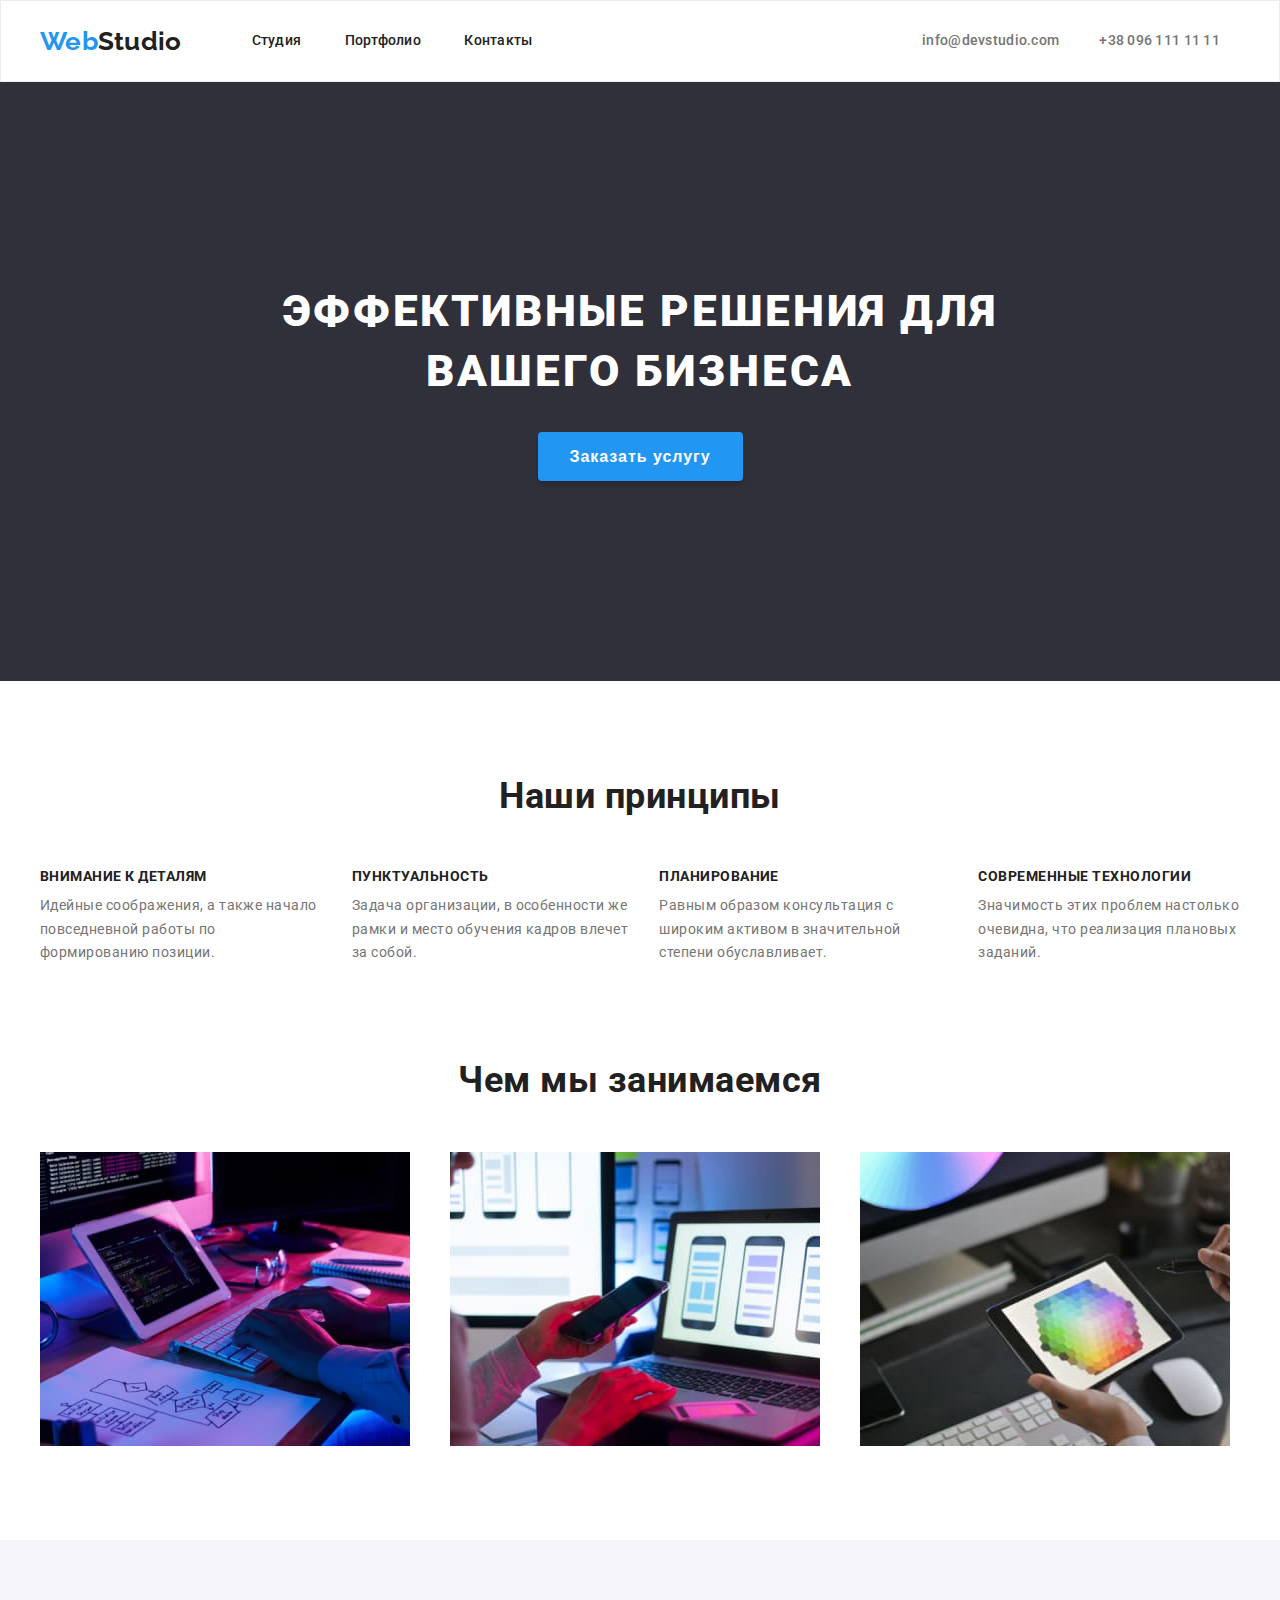
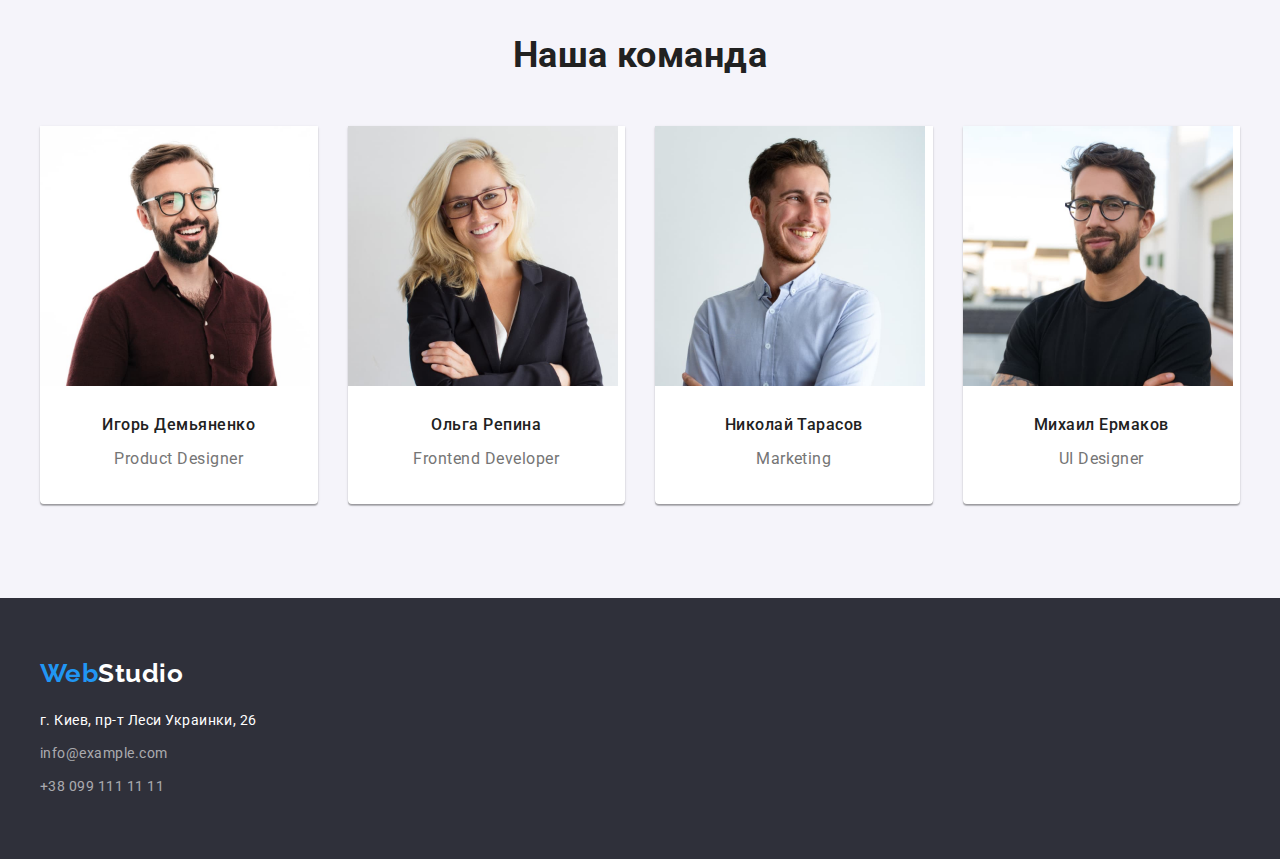
<file: index.html>
<!DOCTYPE html>
<html lang="ru">

	<head>
		<meta charset="UTF-8">
		<meta http-equiv="X-UA-Compatible" content="IE=edge">
		<meta name="viewport" content="width=device-width, initial-scale=1.0">
		<link rel="stylesheet" href="https://cdnjs.cloudflare.com/ajax/libs/modern-normalize/1.1.0/modern-normalize.min.css" integrity="sha512-wpPYUAdjBVSE4KJnH1VR1HeZfpl1ub8YT/NKx4PuQ5NmX2tKuGu6U/JRp5y+Y8XG2tV+wKQpNHVUX03MfMFn9Q==" crossorigin="anonymous" referrerpolicy="no-referrer" />
		<link rel="stylesheet" href="css/style.css">
		<title>webstudio</title>
	</head>

	<body>
	<div class="wraper">
		<header class="header">
			<div class="header__container">
				<a class="header__logo logo" href="#" lang="en">Web<span>Studio</span></a>
				<nav class="header__menu">
					<ul class="header__list">
						<li class="header__link">
							<a href="./index.html">Студия</a>
						</li>
						<li class="header__link">
							<a href="./portfolio.html">Портфолио</a>
						</li>
						<li class="header__link">
							<a href="">Контакты</a>
						</li>
					</ul>
				</nav>
				<div class="header__rigth">
					<ul class="header__contacts">
						<li class="header__element">
							<a href="mailto:info@devstudio.com">info@devstudio.com</a>
						</li>
						<li class="header__element">
							<a href="tel:+380961111111">+38 096 111 11 11</a>
						</li>
					</ul>
				</div>
			</div>
		</header>

		<main class="main">
			<section class="main__hero hero">
				<div class="hero__container">
					<h1 class="hero__title" >Эффективные решения для вашего бизнеса</h1>
					<button class="hero__button button" type="button"> Заказать услугу</button>
				</div>
			</section>

			<section class="main__principles principles">
				<div class="principles__container">
					<h2 hidden class="principles__title title">Наши принципы</h2>
					<ul class="principles__list">
						<li class="principles__iteam">
								<h3 class="title-h3">Внимание к деталям</h3>
								<p class="subtitle-h3">Идейные соображения, а также начало повседневной работы по формированию позиции.</p>
						</li>
						<li class="principles__iteam">
								<h3 class="title-h3">Пунктуальность</h3>
								<p class="subtitle-h3">Задача организации, в особенности же рамки и место обучения кадров влечет за собой.</p>
						</li>
						<li class="principles__iteam">
								<h3 class="title-h3">Планирование</h3>
								<p class="subtitle-h3">Равным образом консультация с широким активом в значительной степени обуславливает.</p>
						</li>
						<li class="principles__iteam">
								<h3 class="title-h3">Современные технологии</h3>
								<p class="subtitle-h3">Значимость этих проблем настолько очевидна, что реализация плановых заданий.</p>
						</li>
					</ul>
				</div>
			</section>

			<section class="main__works works">
				<div class="works__container">
					<h2 class="works__title title">Чем мы занимаемся</h2>
					<ul class="works__list">
						<li class="works__foto">
							<img src="./img/webstudio/img1.jpg" alt="работа над проектами" width="370">
						</li>
						<li class="works__foto">
							<img src="./img/webstudio/img2.jpg" alt="работа над проектами" width="370">
						</li>
						<li class="works__foto">
							<img src="./img/webstudio/img3.jpg" alt="работа над проектами" width="370">
						</li>
					</ul>
				</div>
			</section>
			
			<section class="main__team team">
				<div class="team__container">
					<h2 class="team__title title">Наша команда</h2>
					<ul class="team__list">
						<li class="team__iteam iteam-card">
							<img class="iteam-card__img" src="./img/webstudio/img4.jpg" alt="фото Игорь Демьяненко" width="270">
							<div class="iteam-card__text">
								<h3 class="iteam-card__title title-h3">Игорь Демьяненко</h3>
								<p class="iteam-card__subtitle subtitle-h3" lang="en">Product Designer</p>
							</div>
						</li>
						<li class="team__iteam iteam-card">
							<img class="iteam-card__img" src="./img/webstudio/img5.jpg" alt="фото Ольга Репина" width="270">
							<div class="iteam-card__text">
								<h3 class="iteam-card__title title-h3">Ольга Репина</h3>
								<p class="iteam-card__subtitle subtitle-h3" lang="en">Frontend Developer</p>
							</div>
						</li>
						<li class="team__iteam iteam-card">
							<img class="iteam-card__img" src="./img/webstudio/img6.jpg" alt="фото Николай Тарасов" width="270">
							<div class="iteam-card__text">
								<h3 class="iteam-card__title title-h3">Николай Тарасов</h3>
								<p class="iteam-card__subtitle subtitle-h3" lang="en">Marketing</p>
							</div>
						</li>
						<li class="team__iteam iteam-card">
							<img class="iteam-card__img" src="./img/webstudio/img7.jpg" alt="фото Михаил Ермаков" width="270">
							<div class="iteam-card__text">
								<h3 class="iteam-card__title title-h3">Михаил Ермаков</h3>
								<p class="iteam-card__subtitle subtitle-h3" lang="en">UI Designer</p>
							</div>
						</li>
					</ul>
				</div>
			</section>
		</main>

		<footer class="footer">
			<div class="footer__container">
				<a class="footer__logo logo" href="" lang="en">Web<span>Studio</span></a>
				<address class="footer__address">
					<ul class="footer__list">
						<li class="footer__link">
							<a  href="https://goo.gl/maps/9fmKYEebHjoqxfCN7" target="_blank" rel="noopener noreferrer">г. Киев, пр-т Леси Украинки, 26</a>
						</li>
						<li class="footer__link">
							<a href="mailto:info@example.com">info@example.com</a>
						</li>
						<li class="footer__link">
							<a href="tel:+380991111111">+38 099 111 11 11</a>
						</li>
					</ul>
				</address>
			</div>
		</footer>
	</div>
	</body>

</html>
</file>
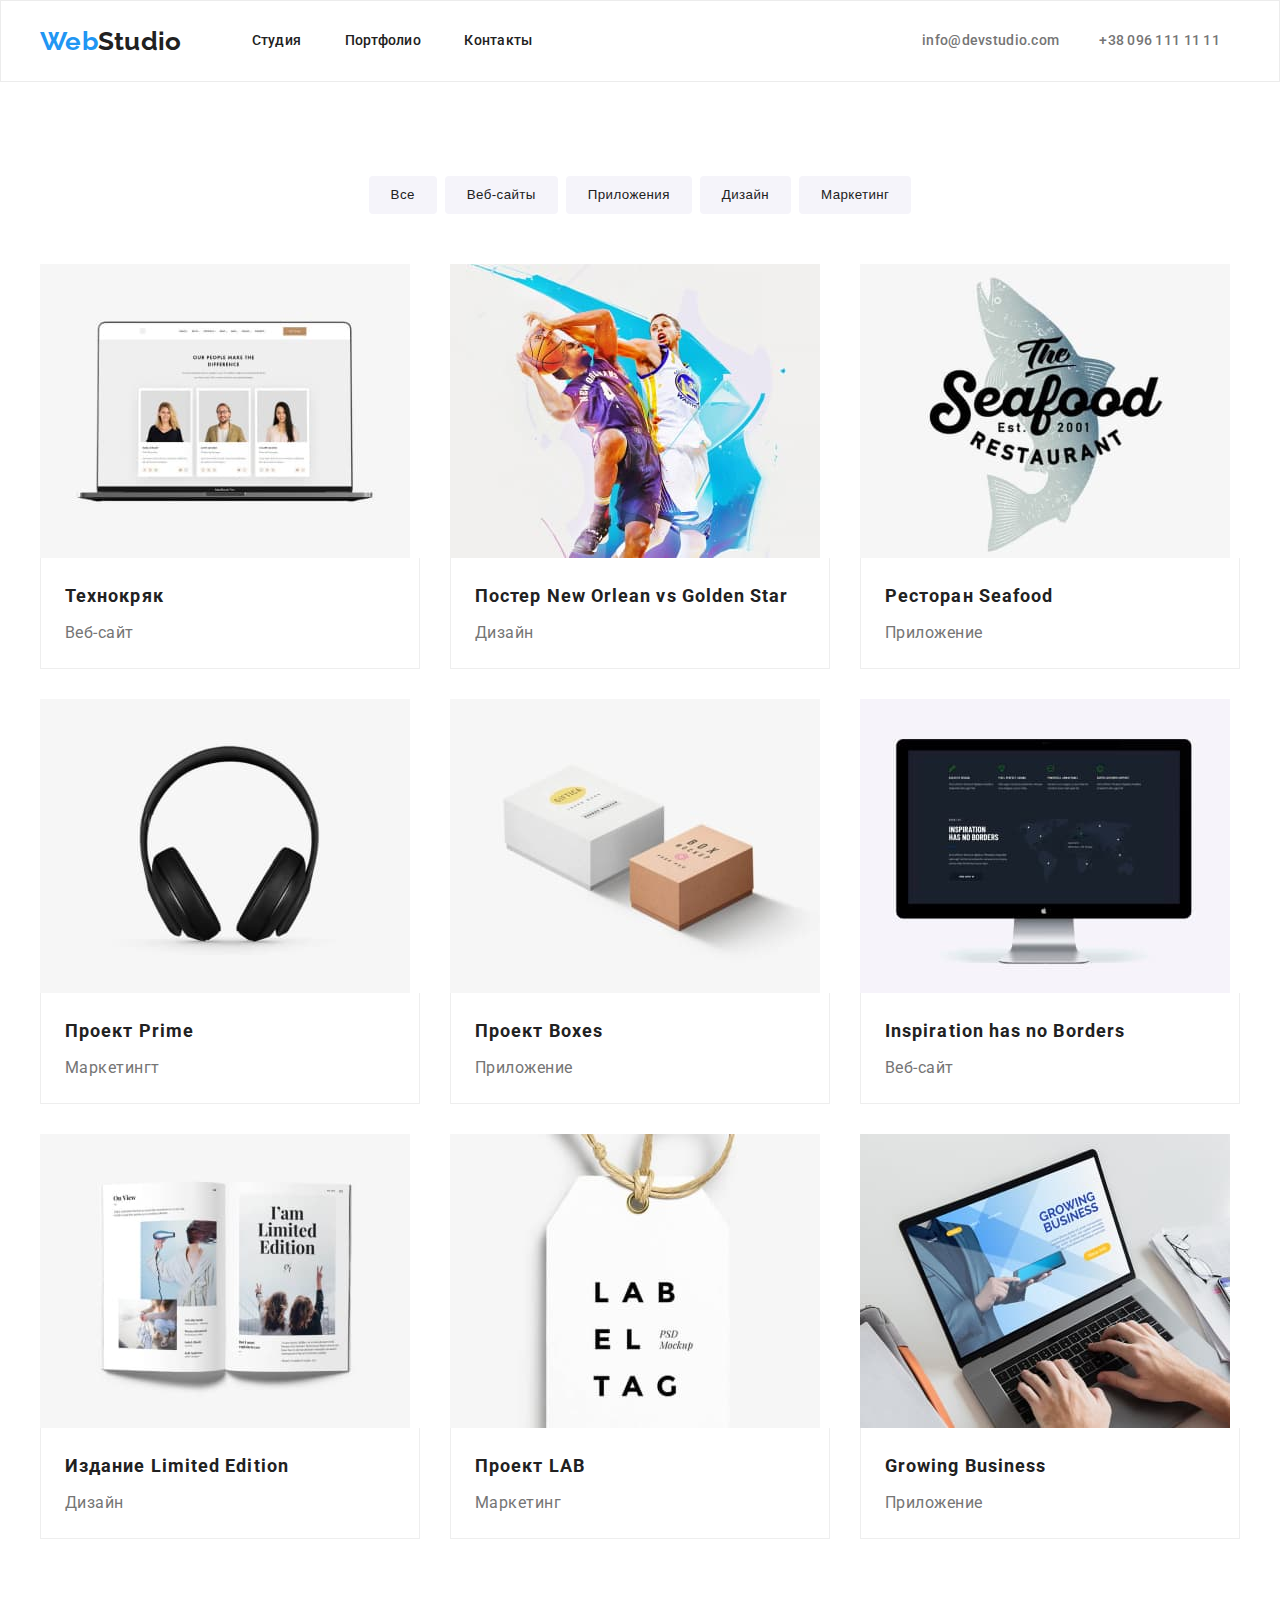
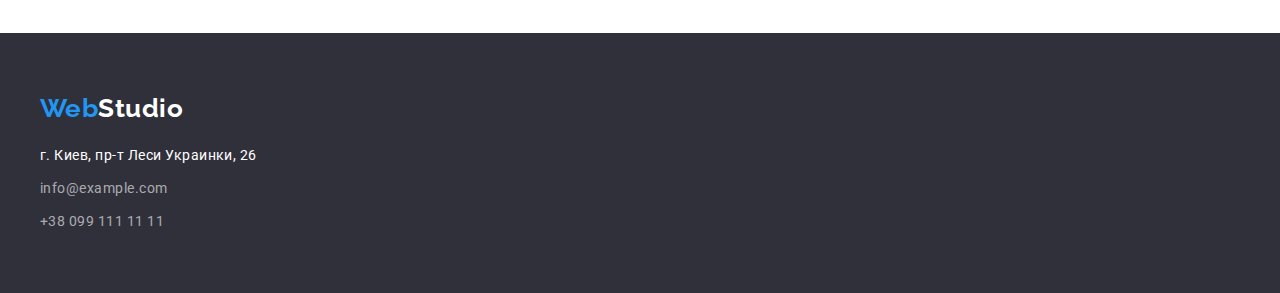
<file: portfolio.html>
<!DOCTYPE html>
<html lang="ru">

	<head>
		<meta charset="UTF-8">
		<meta http-equiv="X-UA-Compatible" content="IE=edge">
		<meta name="viewport" content="width=device-width, initial-scale=1.0">
		<link rel="stylesheet" href="https://cdnjs.cloudflare.com/ajax/libs/modern-normalize/1.1.0/modern-normalize.min.css" integrity="sha512-wpPYUAdjBVSE4KJnH1VR1HeZfpl1ub8YT/NKx4PuQ5NmX2tKuGu6U/JRp5y+Y8XG2tV+wKQpNHVUX03MfMFn9Q==" crossorigin="anonymous" referrerpolicy="no-referrer" />
		<link rel="stylesheet" href="./css/style.css">
		<title>portfolio</title>
	</head>

	<body>
		<div class="wraper">
			<header class="header">
				<div class="header__container">
					<a class="header__logo logo" href="#" lang="en">Web<span>Studio</span></a>
					<nav class="header__menu">
						<ul class="header__list">
							<li class="header__link">
								<a href="./index.html">Студия</a>
							</li>
							<li class="header__link">
								<a href="./portfolio.html">Портфолио</a>
							</li>
							<li class="header__link">
								<a href="">Контакты</a>
							</li>
						</ul>
					</nav>
					<div class="header__rigth">
						<ul class="header__contacts">
							<li class="header__element">
								<a href="mailto:info@devstudio.com">info@devstudio.com</a>
							</li>
							<li class="header__element">
								<a href="tel:+380961111111">+38 096 111 11 11</a>
							</li>
						</ul>
					</div>
				</div>
			</header>

			<main class="main">
				<section class="main__portfolio portfolio">
					<div class="portfolio__container">	
						<h1 hidden class="portfolio__title">Портфолио</h1>
						<nav class="portfolio__menu">
							<ul class="portfolio__list">
								<li class="portfolio__item">
									<button class="buttons">Все</button>
								</li>
								<li class="portfolio__item">
									<button class="buttons">Веб-сайты</button>
								</li>
								<li class="portfolio__item">
									<button class="buttons">Приложения</button>
								</li>
								<li class="portfolio__item">
									<button class="buttons">Дизайн</button>
								</li>
								<li class="portfolio__item">
									<button class="buttons">Маркетинг</button>
								</li>
							</ul>
						</nav>
						<div class="portfolio__body">
							<ul class="portfolio__row">
								<li class="portfolio__element element-portfolio">
									<a href="" class="element-portfolio__card">
										<img src="./img/portfolio/img-1.jpg" alt="logo" class="element-portfolio__img" width="370">
										<div class="element-portfolio__text">
											<h2 class="element-portfolio__title">Технокряк</h2>
											<p class="element-portfolio__subtitle">Веб-сайт</p>
										</div>
									</a>
								</li>
								<li class="portfolio__element element-portfolio">
									<a href="" class="element-portfolio__card">
										<img src="./img/portfolio/img-2.jpg" alt="logo" class="element-portfolio__img" width="370">
										<div class="element-portfolio__text">
											<h2 class="element-portfolio__title">Постер New Orlean vs Golden Star</h2>
											<p class="element-portfolio__subtitle">Дизайн</p>
										</div>
									</a>
								</li>
								<li class="portfolio__element element-portfolio">
									<a href="" class="element-portfolio__card">
										<img src="./img/portfolio/img-3.jpg" alt="logo" class="element-portfolio__img" width="370">
										<div class="element-portfolio__text">
											<h2 class="element-portfolio__title">Ресторан Seafood</h2>
											<p class="element-portfolio__subtitle">Приложение</p>
										</div>
									</a>
								</li>
								<li class="portfolio__element element-portfolio">
									<a href="" class="element-portfolio__card">
										<img src="./img/portfolio/img-4.jpg" alt="logo" class="element-portfolio__img" width="370">
										<div class="element-portfolio__text">
											<h2 class="element-portfolio__title">Проект Prime</h2>
											<p class="element-portfolio__subtitle">Маркетингт</p>
										</div>	
									</a>
								</li>
								<li class="portfolio__element element-portfolio">
									<a href="" class="element-portfolio__card">
										<img src="./img/portfolio/img-5.jpg" alt="logo" class="element-portfolio__img" width="370">
										<div class="element-portfolio__text">
											<h2 class="element-portfolio__title">Проект Boxes</h2>
											<p class="element-portfolio__subtitle">Приложение</p>
										</div>	
									</a>
								</li>
								<li class="portfolio__element element-portfolio">
									<a href="" class="element-portfolio__card">
										<img src="./img/portfolio/img-6.jpg" alt="logo" class="element-portfolio__img" width="370">
										<div class="element-portfolio__text">	
											<h2 class="element-portfolio__title">Inspiration has no Borders</h2>
											<p class="element-portfolio__subtitle">Веб-сайт</p>
										</div>
									</a>
								</li>
								<li class="portfolio__element element-portfolio">
									<a href="" class="element-portfolio__card">
										<img src="./img/portfolio/img-7.jpg" alt="logo" class="element-portfolio__img" width="370">
										<div class="element-portfolio__text">
											<h2 class="element-portfolio__title">Издание Limited Edition</h2>
											<p class="element-portfolio__subtitle">Дизайн</p>
										</div>	
									</a>
								</li>
								<li class="portfolio__element element-portfolio">
									<a href="" class="element-portfolio__card">
										<img src="./img/portfolio/img-8.jpg" alt="logo" class="element-portfolio__img" width="370">
										<div class="element-portfolio__text">
											<h2 class="element-portfolio__title">Проект LAB</h2>
											<p class="element-portfolio__subtitle">Маркетинг</p>
										</div>
									</a>
								</li>
								<li class="portfolio__element element-portfolio">
									<a href="" class="element-portfolio__card">
										<img src="./img/portfolio/img-9.jpg" alt="logo" class="element-portfolio__img" width="370">
										<div class="element-portfolio__text">
											<h2 class="element-portfolio__title">Growing Business</h2>
											<p class="element-portfolio__subtitle">Приложение</p>
										</div>
									</a>
								</li>
							</ul>
						</div>
					</div>
				</section>
			</main>

			<footer class="footer">
				<div class="footer__container">
					<a class="footer__logo logo" href="#" lang="en">Web<span>Studio</span></a>
					<address class="footer__address">
						<ul class="footer__list">
							<li class="footer__link">
								<a  href="https://goo.gl/maps/9fmKYEebHjoqxfCN7" target="_blank" rel="noopener noreferrer">г. Киев, пр-т Леси Украинки, 26</a>
							</li>
							<li class="footer__link">
								<a href="mailto:info@example.com">info@example.com</a>
							</li>
							<li class="footer__link">
								<a href="tel:+380991111111">+38 099 111 11 11</a>
							</li>
						</ul>
					</address>
				</div>
			</footer>
		</div>
	</body>

</html>
</file>
<file: css/style.css>
@import url("https://fonts.googleapis.com/css2?family=Raleway:wght@700&family=Roboto:wght@400;500;700;900&display=swap");
:root {
  --main-color:#2196F3;
  --color-main-dark: #212121;
  --color-second-dark: #757575;
  --color-main-light: #FFFFFF;
  --color-bg-dark: #2F303A;
  --color-bg-light2:#F5F4FA;
  --color-bg-main:#188CE8;
}

html, body {
  height: 100%;
  min-width: 320px;
}

body {
  font-family: 'Roboto', 'Raleway', sans-serif;
  color: var(--color-main-dark);
  font-size: 16px;
  line-height: 1.17;
  letter-spacing: 0.03em;
}

.wraper {
  width: 100%;
  min-height: 100%;
  overflow: hidden;
  display: -webkit-box;
  display: -ms-flexbox;
  display: flex;
  -webkit-box-orient: vertical;
  -webkit-box-direction: normal;
      -ms-flex-direction: column;
          flex-direction: column;
}

.main {
  -webkit-box-flex: 1;
      -ms-flex: 1 1 auto;
          flex: 1 1 auto;
}

* {
  padding: 0;
  margin: 0;
  border: 0;
}

a {
  text-decoration: none;
  font-style: normal;
}

ol, ul, li {
  list-style: none;
  padding: 0;
}

img {
  vertical-align: top;
  display: block;
  max-width: 100%;
}

button {
  cursor: pointer;
  padding: 0;
  border: 0;
}

h1, h2, h3, h4, h5, h6 {
  font-size: inherit;
  font-weight: inherit;
}

[class*="__container"] {
  max-width: 1200px;
  padding: 0 15px;
  margin: 0 auto;
}

[class*="main__"] {
  padding: 94px 0;
}

.title {
  display: block;
  font-weight: 700;
  margin-bottom: 50px;
  font-size: 36px;
  text-align: center;
  color: var(--color-main-dark);
}

.title-h3 {
  font-weight: 700;
  line-height: 1.15;
  color: var(--color-main-dark);
}

.subtitle-h3 {
  line-height: 1.86;
  color: var(--color-second-dark);
}

.logo {
  display: block;
  font-family: 'Raleway', sans-serif;
  font-weight: 700;
  font-size: 26px;
  line-height: 1.19;
  color: var(--main-color);
}

.header {
  background-color: var(--color-main-light);
  text-decoration: none;
  font-size: 14px;
  line-height: 1.14;
  letter-spacing: 0.02em;
  font-weight: 500;
  border: 1px solid #ECECEC;
}

.header__container {
  display: -webkit-box;
  display: -ms-flexbox;
  display: flex;
  -webkit-box-pack: justify;
      -ms-flex-pack: justify;
          justify-content: space-between;
  -webkit-box-align: center;
      -ms-flex-align: center;
          align-items: center;
  height: 80px;
}

.header__logo {
  display: -webkit-box;
  display: -ms-flexbox;
  display: flex;
  -webkit-box-align: center;
      -ms-flex-align: center;
          align-items: center;
  margin-right: 50px;
}

.header__logo span {
  color: var(--color-main-dark);
}

.header__menu {
  -webkit-box-flex: 1;
      -ms-flex: 1 1 auto;
          flex: 1 1 auto;
  display: -webkit-box;
  display: -ms-flexbox;
  display: flex;
  -webkit-box-align: center;
      -ms-flex-align: center;
          align-items: center;
}

.header__link {
  display: inline-block;
  padding: 0 20px;
}

.header__link a {
  color: var(--color-main-dark);
}

.header__link a:hover, .header__link a:focus {
  color: var(--main-color);
}

.header__contacts {
  height: 100%;
  display: -webkit-box;
  display: -ms-flexbox;
  display: flex;
  -webkit-box-align: center;
      -ms-flex-align: center;
          align-items: center;
}

.header__element {
  display: inline-block;
}

.header__element a {
  margin: 0 20px;
  color: var(--color-second-dark);
}

.header__element a:last-child {
  margin-left: 20px;
}

.header__element a:hover, .header__element a:focus {
  color: var(--main-color);
}

.hero {
  text-align: center;
  padding: 200px 0;
  background-color: var(--color-bg-dark);
}

.hero__container {
  padding: 0 250px;
}

.hero__title {
  display: block;
  font-weight: 900;
  font-size: 44px;
  line-height: 1.36;
  letter-spacing: 0.06em;
  text-transform: uppercase;
  color: var(--color-main-light);
  margin: 0 auto 30px;
}

.hero__button {
  display: inline-block;
  padding: 10px 32px;
  background-color: var(--main-color);
  border-radius: 4px;
  -webkit-box-shadow: 0px 4px 4px rgba(0, 0, 0, 0.15);
          box-shadow: 0px 4px 4px rgba(0, 0, 0, 0.15);
  font-size: 16px;
  font-weight: 700;
  line-height: 1.86;
  text-align: center;
  letter-spacing: 0.06em;
  color: var(--color-main-light);
}

.hero__button:hover, .hero__button:focus {
  background-color: var(--color-bg-main);
}

.principles {
  padding-bottom: 0;
}

.principles__list {
  display: -webkit-box;
  display: -ms-flexbox;
  display: flex;
  -webkit-box-pack: justify;
      -ms-flex-pack: justify;
          justify-content: space-between;
  font-size: 14px;
}

.principles__iteam:not(:last-child) {
  margin-right: 30px;
}

.principles h3 {
  margin-bottom: 10px;
  text-transform: uppercase;
}

.principles p {
  line-height: 1.71;
}

.works__list {
  display: -webkit-box;
  display: -ms-flexbox;
  display: flex;
}

.works__foto {
  width: calc((100% - 60px) / 3);
}

.works__foto:not(:last-child) {
  margin-right: 30px;
}

.team {
  background-color: var(--color-bg-light2);
}

.team__list {
  display: -webkit-box;
  display: -ms-flexbox;
  display: flex;
}

.team__iteam {
  width: calc((100% - 90px) / 4);
  text-align: center;
  background-color: var(--color-main-light);
  -webkit-box-shadow: 0px 1px 3px rgba(0, 0, 0, 0.12), 0px 1px 1px rgba(0, 0, 0, 0.14), 0px 2px 1px rgba(0, 0, 0, 0.2);
          box-shadow: 0px 1px 3px rgba(0, 0, 0, 0.12), 0px 1px 1px rgba(0, 0, 0, 0.14), 0px 2px 1px rgba(0, 0, 0, 0.2);
  border-radius: 0px 0px 4px 4px;
}

.team__iteam:not(:last-child) {
  margin-right: 30px;
}

.iteam-card__text {
  padding: 30px;
}

.iteam-card__title {
  margin-bottom: 10px;
  font-weight: 500;
}

.footer {
  background-color: var(--color-bg-dark);
  padding: 60px 0;
}

.footer__logo {
  margin-bottom: 20px;
}

.footer__logo span {
  color: var(--color-main-light);
}

.footer__link {
  display: block;
  margin-bottom: 9px;
}

.footer__link a {
  font-size: 14px;
  line-height: 1.71;
  color: rgba(255, 255, 255, 0.6);
}

.footer__link:first-child a {
  color: var(--color-main-light);
}

.footer__link:last-child {
  margin-bottom: 0;
}

.footer__link a:hover, .footer__link a:focus {
  color: var(--main-color);
}

.buttons {
  display: inline-block;
  text-align: center;
  padding: 6px 22px;
  height: 38px;
  font-weight: 500;
  line-height: 1.63;
  letter-spacing: 0.03em;
  color: var(--color-main-dark);
  background-color: var(--color-bg-light2);
  border-radius: 4px;
}

.buttons:hover, .buttons:focus {
  color: var(--color-main-light);
  background-color: var(--main-color);
  -webkit-box-shadow: 0px 3px 1px rgba(0, 0, 0, 0.1), 0px 1px 2px rgba(0, 0, 0, 0.08), 0px 2px 2px rgba(0, 0, 0, 0.12);
          box-shadow: 0px 3px 1px rgba(0, 0, 0, 0.1), 0px 1px 2px rgba(0, 0, 0, 0.08), 0px 2px 2px rgba(0, 0, 0, 0.12);
}

.element-portfolio__card {
  display: block;
}

.element-portfolio__img img {
  width: 100%;
  height: 100%;
}

.element-portfolio__text {
  border: 1px solid #EEEEEE;
  border-top: none;
  padding: 20px 24px;
}

.element-portfolio__title {
  margin-bottom: 4px;
  font-size: 18px;
  font-weight: 700;
  line-height: 2;
  letter-spacing: 0.06em;
  color: var(--color-main-dark);
}

.element-portfolio__subtitle {
  line-height: 1.87;
  color: var(--color-second-dark);
}

.portfolio__menu {
  margin-bottom: 50px;
}

.portfolio__list {
  display: -webkit-box;
  display: -ms-flexbox;
  display: flex;
  -webkit-box-pack: center;
      -ms-flex-pack: center;
          justify-content: center;
}

.portfolio__item {
  margin-right: 8px;
}

.portfolio__item:last-child {
  margin-right: 0;
}

.portfolio__row {
  display: -webkit-box;
  display: -ms-flexbox;
  display: flex;
  -ms-flex-wrap: wrap;
      flex-wrap: wrap;
}

.portfolio__element {
  width: calc((100% - 60px) / 3);
  background-color: var(--color-main-light);
}

.portfolio__element:not(:nth-child(3n)) {
  margin-right: 30px;
}

.portfolio__element:not(:nth-last-child(-n + 3)) {
  margin-bottom: 30px;
}
</file>
